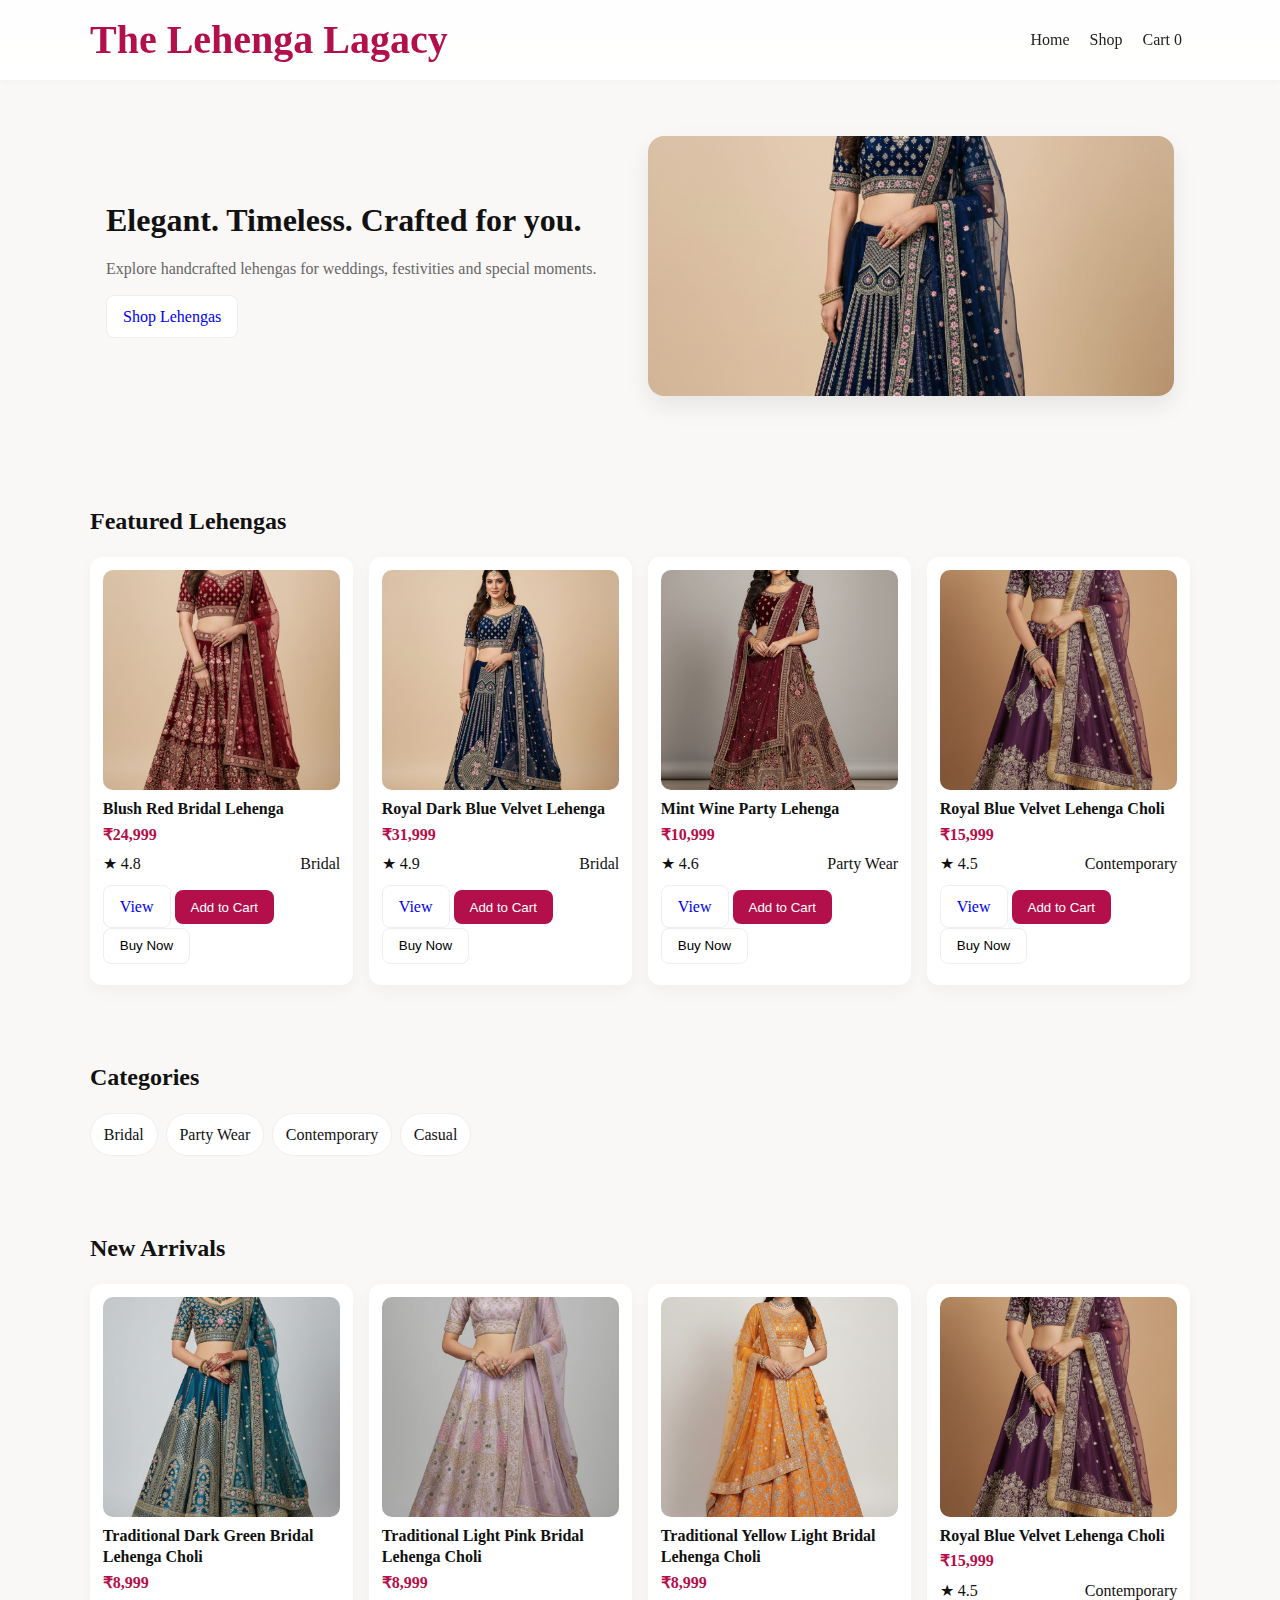
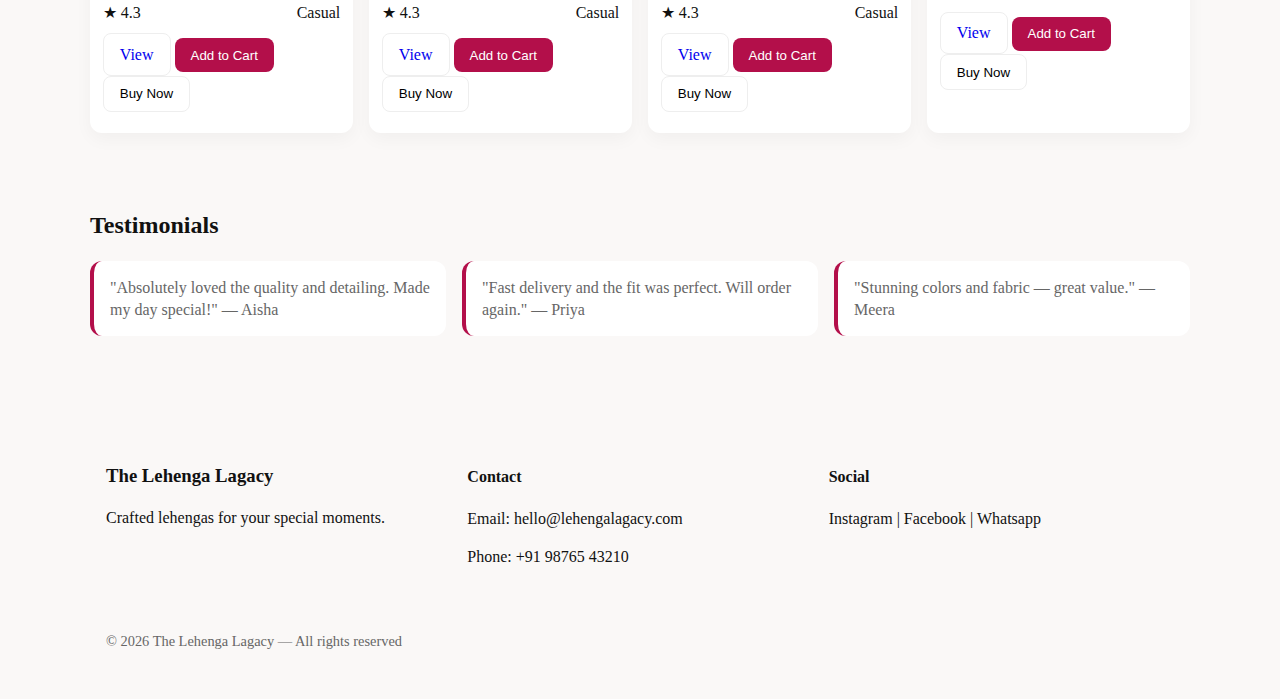
<file: index.html>
<!doctype html>
<html lang="en">
<head>
  <meta charset="utf-8" />
  <meta name="viewport" content="width=device-width, initial-scale=1" />
  <title>The Lehenga Lagacy — Home</title>
  <link href="https://fonts.googleapis.com/css2?family=Poppins:wght@300;400;600;700&display=swap" rel="stylesheet">
  <link rel="stylesheet" href="style.css" />
</head>
<body id="page-home">
  <header class="site-header">
    <div class="container header-inner">
      <a class="brand" href="index.html">The Lehenga Lagacy</a>
      <nav class="nav">
        <a href="index.html">Home</a>
        <a href="products.html">Shop</a>
        <a href="cart.html">Cart <span id="cart-count">0</span></a>
      </nav>
      <button class="hamburger" aria-label="toggle menu" onclick="toggleNav()">☰</button>
    </div>
    <div id="mobile-nav" class="mobile-nav hidden">
      <a href="index.html">Home</a>
      <a href="products.html">Shop</a>
      <a href="cart.html">Cart <span id="cart-count-mobile">0</span></a>
    </div>
  </header>

  <main>
    <!-- Hero -->
    <section class="hero">
      <div class="container hero-grid">
        <div class="hero-text">
          <h1>Elegant. Timeless. Crafted for you.</h1>
          <p>Explore handcrafted lehengas for weddings, festivities and special moments.</p>
          <a class="btn" href="products.html">Shop Lehengas</a>
        </div>
        <div class="hero-image">
          <img src="lehenga blue 45r.png" alt="Lehenga hero">
        </div>
      </div>
    </section>

    <!-- Featured Lehengas -->
    <section class="container section">
      <h2>Featured Lehengas</h2>
      <div id="featured-grid" class="product-grid"></div>
    </section>

    <!-- Categories -->
    <section class="container section categories">
      <h2>Categories</h2>
      <div class="category-list" id="categories-list"></div>
    </section>

    <!-- New Arrivals -->
    <section class="container section">
      <h2>New Arrivals</h2>
      <div id="new-arrivals" class="product-grid"></div>
    </section>

    <!-- Testimonials -->
    <section class="container section testimonials">
      <h2>Testimonials</h2>
      <div class="testimonials-grid">
        <blockquote>
          "Absolutely loved the quality and detailing. Made my day special!" — Aisha
        </blockquote>
        <blockquote>
          "Fast delivery and the fit was perfect. Will order again." — Priya
        </blockquote>
        <blockquote>
          "Stunning colors and fabric — great value." — Meera
        </blockquote>
      </div>
    </section>
  </main>

  <footer class="site-footer">
    <div class="container footer-grid">
      <div>
        <h3>The Lehenga Lagacy</h3>
        <p>Crafted lehengas for your special moments.</p>
      </div>
      <div>
        <h4>Contact</h4>
        <p>Email: hello@lehengalagacy.com</p>
        <p>Phone: +91 98765 43210</p>
      </div>
      <div>
        <h4>Social</h4>
        <p>Instagram | Facebook | Whatsapp</p>
      </div>
    </div>
    <div class="container copyright">
      © <span id="year"></span> The Lehenga Lagacy — All rights reserved
    </div>
  </footer>

  <script src="script.js"></script>
  <script>
    // page-specific initialization
    document.getElementById('year').textContent = new Date().getFullYear();
    initCartCount();
    // render small selections for home
    renderFeaturedProducts('featured-grid', 4);
    renderFeaturedProducts('new-arrivals', 4, true); // newest
    renderCategories('categories-list');
  </script>
</body>
</html>
</file>
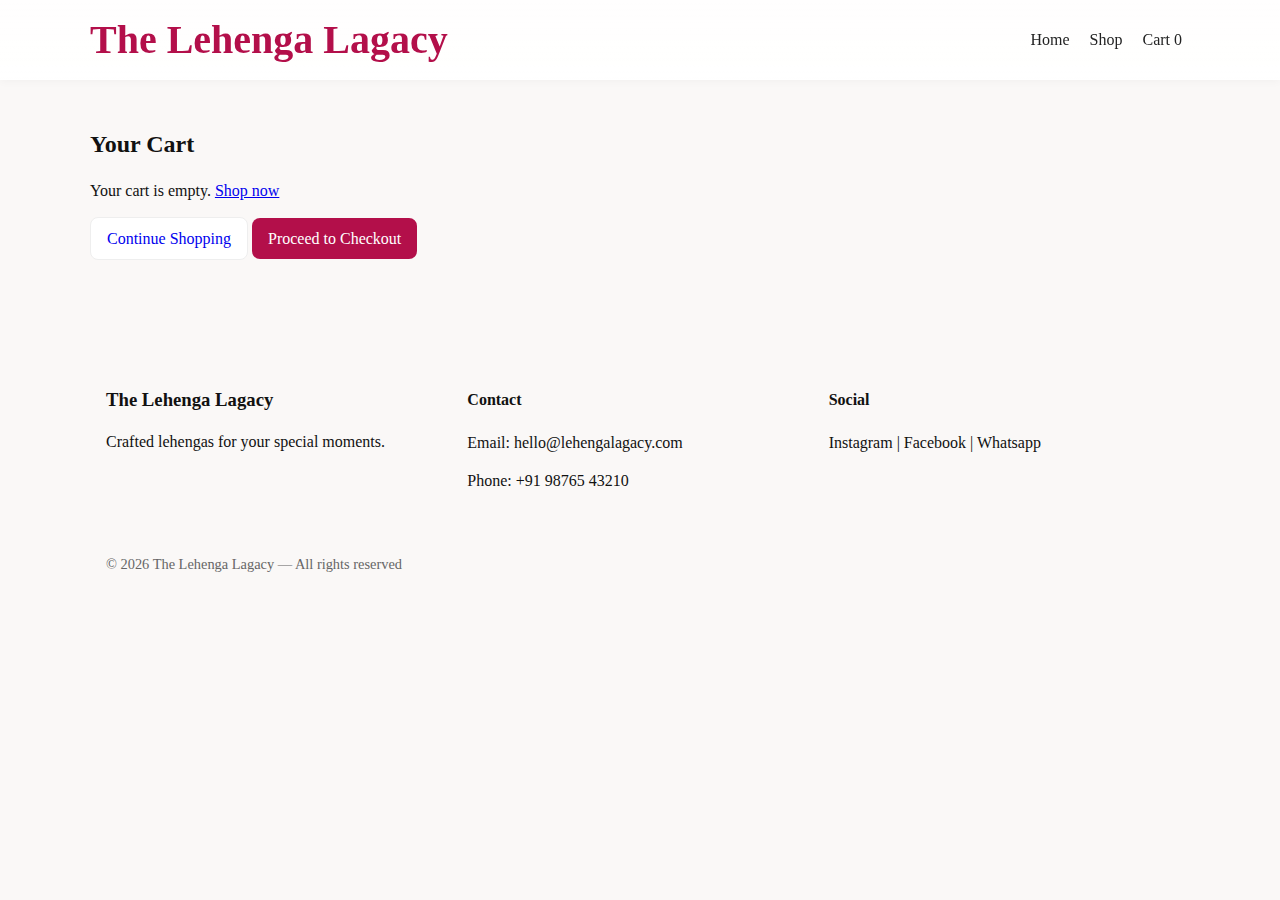
<file: cart.html>
<!doctype html>
<html lang="en">
<head>
  <meta charset="utf-8" />
  <meta name="viewport" content="width=device-width, initial-scale=1" />
  <title>The Lehenga Lagacy — Cart</title>
  <link href="https://fonts.googleapis.com/css2?family=Poppins:wght@300;400;600;700&display=swap" rel="stylesheet">
  <link rel="stylesheet" href="style.css" />
</head>
<body id="page-cart">
  <header class="site-header">
    <div class="container header-inner">
      <a class="brand" href="index.html">The Lehenga Lagacy</a>
      <nav class="nav">
        <a href="index.html">Home</a>
        <a href="products.html">Shop</a>
        <a href="cart.html">Cart <span id="cart-count">0</span></a>
      </nav>
      <button class="hamburger" aria-label="toggle menu" onclick="toggleNav()">☰</button>
    </div>
    <div id="mobile-nav" class="mobile-nav hidden">
      <a href="index.html">Home</a>
      <a href="products.html">Shop</a>
      <a href="cart.html">Cart <span id="cart-count-mobile">0</span></a>
    </div>
  </header>

  <main class="container section">
    <h2>Your Cart</h2>
    <div id="cart-wrap"></div>
    <div class="cart-actions">
      <a class="btn" href="products.html">Continue Shopping</a>
      <a id="checkout-btn" class="btn primary" href="checkout.html">Proceed to Checkout</a>
    </div>
  </main>

  <footer class="site-footer">
    <div class="container footer-grid">
      <div>
        <h3>The Lehenga Lagacy</h3>
        <p>Crafted lehengas for your special moments.</p>
      </div>
      <div>
        <h4>Contact</h4>
        <p>Email: hello@lehengalagacy.com</p>
        <p>Phone: +91 98765 43210</p>
      </div>
      <div>
        <h4>Social</h4>
        <p>Instagram | Facebook | Whatsapp</p>
      </div>
    </div>
    <div class="container copyright">
      © <span id="year"></span> The Lehenga Lagacy — All rights reserved
    </div>
  </footer>

  <script src="script.js"></script>
  <script>
    document.getElementById('year').textContent = new Date().getFullYear();
    initCartCount();
    renderCartPage();
  </script>
</body>
</html>
</file>
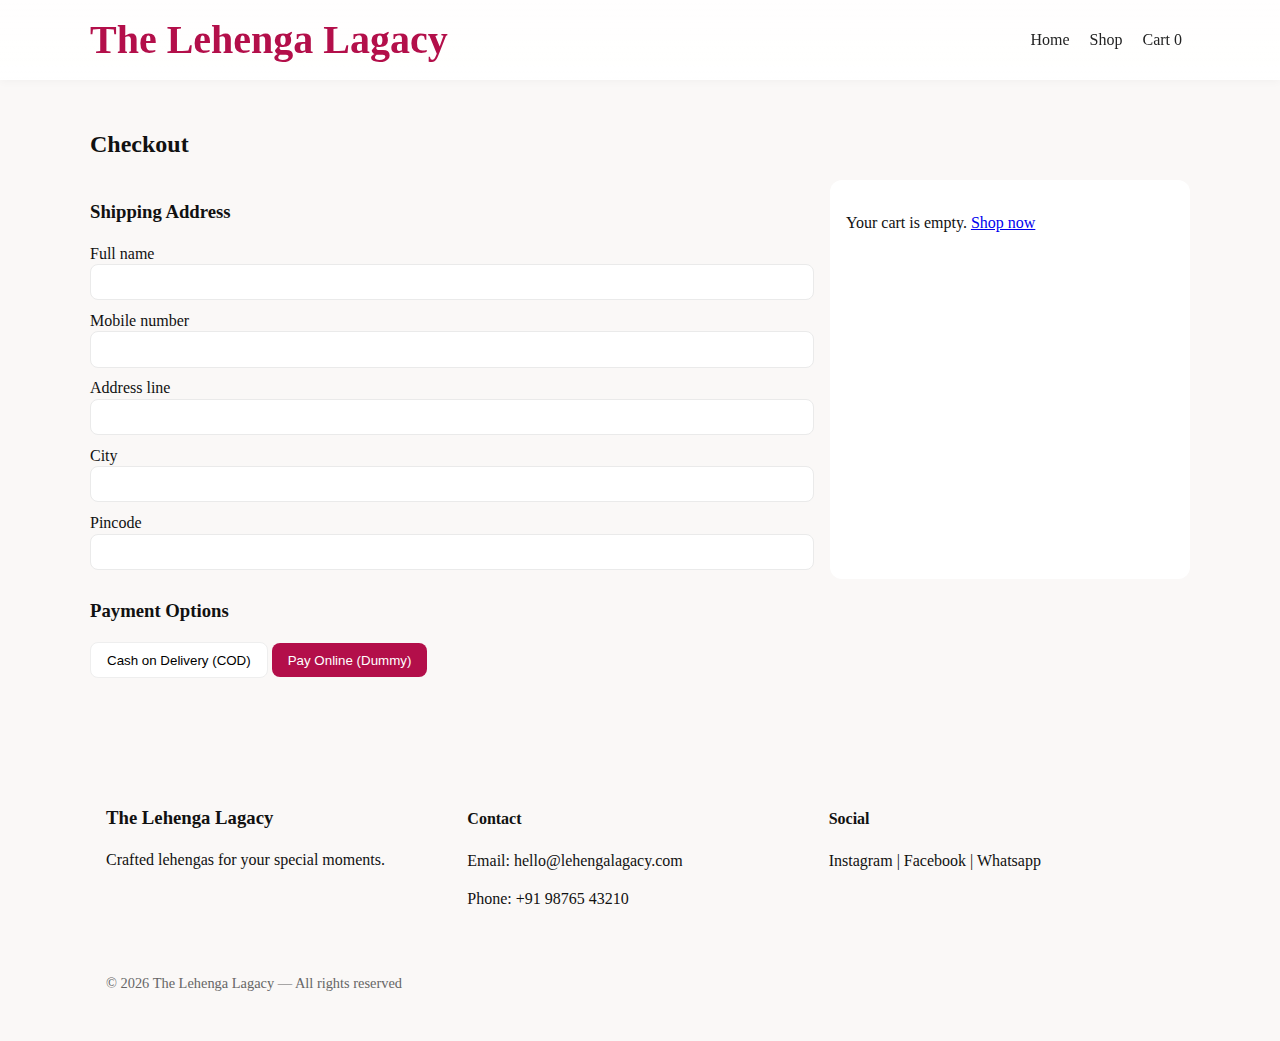
<file: checkout.html>
<!doctype html>
<html lang="en">
<head>
  <meta charset="utf-8" />
  <meta name="viewport" content="width=device-width, initial-scale=1" />
  <title>The Lehenga Lagacy — Checkout</title>
  <link href="https://fonts.googleapis.com/css2?family=Poppins:wght@300;400;600;700&display=swap" rel="stylesheet">
  <link rel="stylesheet" href="style.css" />
</head>
<body id="page-checkout">
  <header class="site-header">
    <div class="container header-inner">
      <a class="brand" href="index.html">The Lehenga Lagacy</a>
      <nav class="nav">
        <a href="index.html">Home</a>
        <a href="products.html">Shop</a>
        <a href="cart.html">Cart <span id="cart-count">0</span></a>
      </nav>
      <button class="hamburger" aria-label="toggle menu" onclick="toggleNav()">☰</button>
    </div>
    <div id="mobile-nav" class="mobile-nav hidden">
      <a href="index.html">Home</a>
      <a href="products.html">Shop</a>
      <a href="cart.html">Cart <span id="cart-count-mobile">0</span></a>
    </div>
  </header>

  <main class="container section checkout">
    <h2>Checkout</h2>
    <div class="checkout-grid">
      <form id="address-form" class="address-form">
        <h3>Shipping Address</h3>
        <label>
          Full name
          <input type="text" id="fullname" required>
        </label>
        <label>
          Mobile number
          <input type="tel" id="phone" required>
        </label>
        <label>
          Address line
          <input type="text" id="address" required>
        </label>
        <label>
          City
          <input type="text" id="city" required>
        </label>
        <label>
          Pincode
          <input type="text" id="pincode" required>
        </label>
      </form>

      <div class="order-summary" id="order-summary">
        <!-- order summary injected -->
      </div>
    </div>

    <div class="payment-section">
      <h3>Payment Options</h3>
      <div class="payment-buttons">
        <button class="btn" onclick="placeOrder('COD')">Cash on Delivery (COD)</button>
        <button class="btn primary" onclick="placeOrder('ONLINE')">Pay Online (Dummy)</button>
      </div>
    </div>
  </main>

  <footer class="site-footer">
    <div class="container footer-grid">
      <div>
        <h3>The Lehenga Lagacy</h3>
        <p>Crafted lehengas for your special moments.</p>
      </div>
      <div>
        <h4>Contact</h4>
        <p>Email: hello@lehengalagacy.com</p>
        <p>Phone: +91 98765 43210</p>
      </div>
      <div>
        <h4>Social</h4>
        <p>Instagram | Facebook | Whatsapp</p>
      </div>
    </div>
    <div class="container copyright">
      © <span id="year"></span> The Lehenga Lagacy — All rights reserved
    </div>
  </footer>

  <script src="script.js"></script>
  <script>
    document.getElementById('year').textContent = new Date().getFullYear();
    initCartCount();
    renderOrderSummary();
  </script>
</body>
</html>
</file>
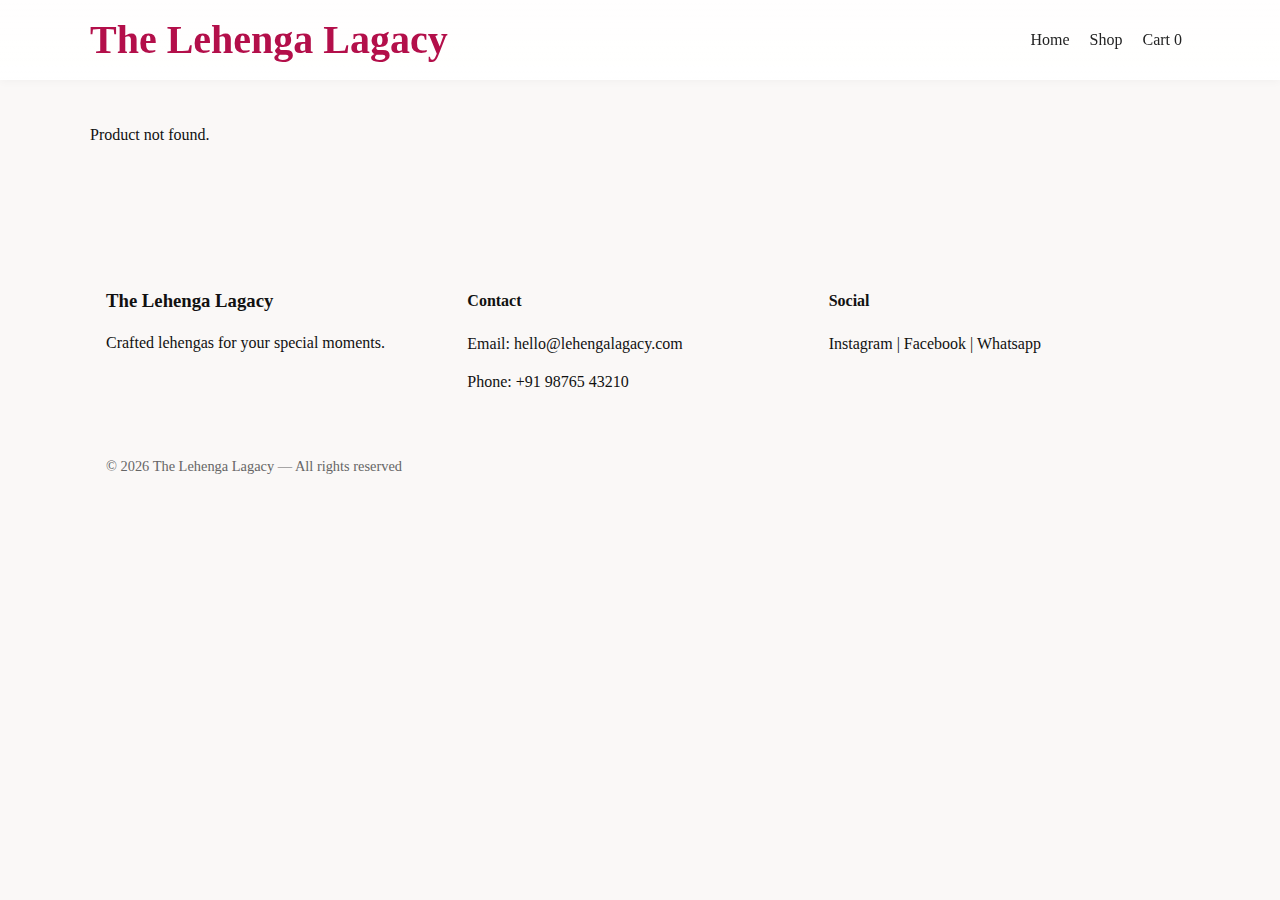
<file: product-details.html>
<!doctype html>
<html lang="en">
<head>
  <meta charset="utf-8" />
  <meta name="viewport" content="width=device-width, initial-scale=1" />
  <title>The Lehenga Lagacy — Product</title>
  <link href="https://fonts.googleapis.com/css2?family=Poppins:wght@300;400;600;700&display=swap" rel="stylesheet">
  <link rel="stylesheet" href="style.css" />
</head>
<body id="page-product">
  <header class="site-header">
    <div class="container header-inner">
      <a class="brand" href="index.html">The Lehenga Lagacy</a>
      <nav class="nav">
        <a href="index.html">Home</a>
        <a href="products.html">Shop</a>
        <a href="cart.html">Cart <span id="cart-count">0</span></a>
      </nav>
      <button class="hamburger" aria-label="toggle menu" onclick="toggleNav()">☰</button>
    </div>
    <div id="mobile-nav" class="mobile-nav hidden">
      <a href="index.html">Home</a>
      <a href="products.html">Shop</a>
      <a href="cart.html">Cart <span id="cart-count-mobile">0</span></a>
    </div>
  </header>

  <main class="container section product-details">
    <div id="product-detail-wrap" class="product-detail-grid">
      <!-- content injected by script.js -->
    </div>
  </main>

  <footer class="site-footer">
    <div class="container footer-grid">
      <div>
        <h3>The Lehenga Lagacy</h3>
        <p>Crafted lehengas for your special moments.</p>
      </div>
      <div>
        <h4>Contact</h4>
        <p>Email: hello@lehengalagacy.com</p>
        <p>Phone: +91 98765 43210</p>
      </div>
      <div>
        <h4>Social</h4>
        <p>Instagram | Facebook | Whatsapp</p>
      </div>
    </div>
    <div class="container copyright">
      © <span id="year"></span> The Lehenga Lagacy — All rights reserved
    </div>
  </footer>

  <script src="script.js"></script>
  <script>
    document.getElementById('year').textContent = new Date().getFullYear();
    initCartCount();
    renderProductDetailsFromQuery();
  </script>
</body>
</html>
</file>
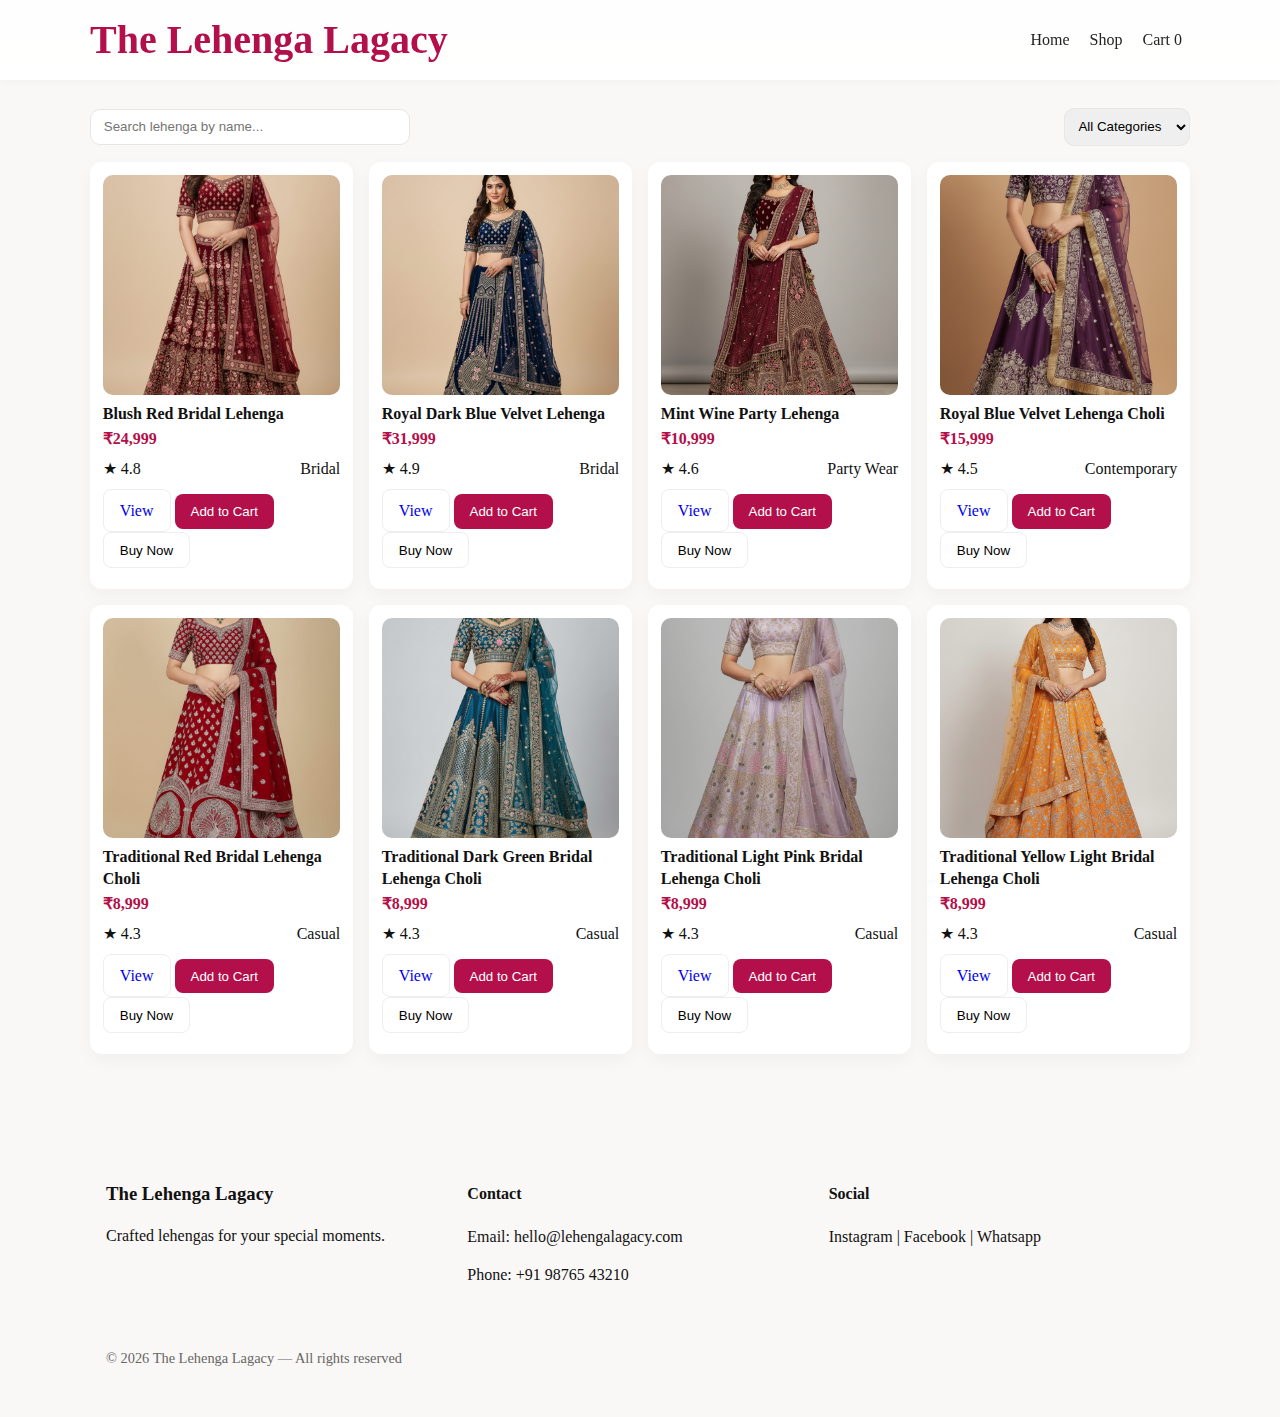
<file: products.html>
<!doctype html>
<html lang="en">
<head>
  <meta charset="utf-8" />
  <meta name="viewport" content="width=device-width, initial-scale=1" />
  <title>The Lehenga Lagacy — Shop</title>
  <link href="https://fonts.googleapis.com/css2?family=Poppins:wght@300;400;600;700&display=swap" rel="stylesheet">
  <link rel="stylesheet" href="style.css" />
</head>
<body id="page-products">
  <header class="site-header">
    <div class="container header-inner">
      <a class="brand" href="index.html">The Lehenga Lagacy</a>
      <nav class="nav">
        <a href="index.html">Home</a>
        <a href="products.html">Shop</a>
        <a href="cart.html">Cart <span id="cart-count">0</span></a>
      </nav>
      <button class="hamburger" aria-label="toggle menu" onclick="toggleNav()">☰</button>
    </div>
    <div id="mobile-nav" class="mobile-nav hidden">
      <a href="index.html">Home</a>
      <a href="products.html">Shop</a>
      <a href="cart.html">Cart <span id="cart-count-mobile">0</span></a>
    </div>
  </header>

  <main class="container section">
    <div class="products-top">
      <div class="search-wrap">
        <input id="search-input" type="search" placeholder="Search lehenga by name..." oninput="handleSearch()" />
      </div>
      <div class="filter-wrap">
        <select id="category-filter" onchange="handleFilter()">
          <option value="all">All Categories</option>
        </select>
      </div>
    </div>

    <section>
      <div id="products-grid" class="product-grid"></div>
    </section>
  </main>

  <footer class="site-footer">
    <div class="container footer-grid">
      <div>
        <h3>The Lehenga Lagacy</h3>
        <p>Crafted lehengas for your special moments.</p>
      </div>
      <div>
        <h4>Contact</h4>
        <p>Email: hello@lehengalagacy.com</p>
        <p>Phone: +91 98765 43210</p>
      </div>
      <div>
        <h4>Social</h4>
        <p>Instagram | Facebook | Whatsapp</p>
      </div>
    </div>
    <div class="container copyright">
      © <span id="year"></span> The Lehenga Lagacy — All rights reserved
    </div>
  </footer>

  <script src="script.js"></script>
  <script>
    document.getElementById('year').textContent = new Date().getFullYear();
    initCartCount();
    populateCategoryFilter();
    renderAllProducts();
  </script>
</body>
</html>
</file>
<file: style.css>
/* style.css - clean modern layout, responsive */
/* Fonts: Poppins */
:root{
  --accent: #b30f4a;
  --muted: #666;
  --bg: #faf8f7;
  --card: #ffffff;
  --radius: 12px;
  --container: 1100px;
  --transition: 250ms cubic-bezier(.2,.8,.2,1);
}

*{box-sizing:border-box}
html,body{height:100%}
body{
  margin:0;
  font-family: cursive;
  background:var(--bg);
  color:#111;
  -webkit-font-smoothing:antialiased;
  -moz-osx-font-smoothing:grayscale;
  line-height:1.35;
}

.container{max-width:var(--container);margin:0 auto;padding:1rem}

/* header */
.site-header{background:linear-gradient(0deg, rgba(255,255,255,0.9), rgba(255,255,255,0.85));position:sticky;top:0;z-index:50;backdrop-filter: blur(4px);box-shadow:0 2px 8px rgba(10,10,10,0.03)}
.header-inner{display:flex;align-items:center;gap:1rem;justify-content:space-between;padding:0.8rem 0}
.brand{font-weight:700;
color:var(--accent);
text-decoration:none;
font-size:40px}
.nav a{margin:0 0.5rem;color:#222;text-decoration:none}
.hamburger{display:none;background:none;border:none;font-size:1.25rem}

/* hero */
.hero{padding:2.5rem 0}
.hero-grid{display:grid;grid-template-columns:1fr 1fr;gap:1rem;align-items:center}
.hero-text h1{font-size:2rem;margin:0 0 0.5rem}
.hero-text p{color:var(--muted);margin-bottom:1rem}
.hero-image img{width:100%;border-radius:16px;box-shadow:0 10px 25px rgba(10,10,10,0.08);object-fit:cover;height:260px}

/* product grid & cards */
.section{padding:1.75rem 0}
.product-grid{display:grid;grid-template-columns:repeat(4,1fr);gap:1rem}
.product-card{background:var(--card);padding:0.8rem;border-radius:12px;box-shadow:0 6px 18px rgba(11,11,11,0.04);transition:transform var(--transition),box-shadow var(--transition);display:flex;flex-direction:column}
.product-card:hover{transform:translateY(-6px);box-shadow:0 18px 36px rgba(11,11,11,0.07)}
.product-card img{width:100%;height:220px;object-fit:cover;border-radius:10px}
.product-info{padding:0.5rem 0;flex:1;display:flex;flex-direction:column}
.product-title{font-weight:600;margin:0 0 0.25rem}
.product-price{color:var(--accent);font-weight:700;margin-bottom:0.5rem}
.product-meta{display:flex;justify-content:space-between;align-items:center}
.btn{display:inline-block;padding:0.6rem 1rem;border-radius:8px;text-decoration:none;background:#fff;border:1px solid #eee;cursor:pointer;transition:all var(--transition)}
.btn:hover{transform:translateY(-2px)}
.btn.primary{background:var(--accent);color:#fff;border:none}

/* layout small helpers */
.products-top{display:flex;justify-content:space-between;align-items:center;gap:1rem;margin-bottom:1rem}
.search-wrap input{padding:0.6rem 0.8rem;border-radius:10px;border:1px solid #e6e6e6;width:320px}
.filter-wrap select{padding:0.6rem;border-radius:10px;border:1px solid #e6e6e6}

/* categories */
.category-list{display:flex;gap:0.5rem;flex-wrap:wrap}
.category{background:#fff;padding:0.6rem 0.8rem;border-radius:999px;border:1px solid #eee;cursor:pointer}

/* testimonials */
.testimonials-grid{display:grid;grid-template-columns:repeat(3,1fr);gap:1rem}
.testimonials-grid blockquote{background:#fff;padding:1rem;border-radius:12px;border-left:4px solid var(--accent);margin:0;color:var(--muted)}

/* product details */
.product-detail-grid{display:grid;grid-template-columns:1fr 1fr;gap:1.25rem;align-items:start}
.product-gallery img{width:100%;border-radius:12px;object-fit:cover}
.option-row{display:flex;gap:0.5rem;margin:0.5rem 0}

/* cart / checkout */
.cart-item{display:flex;gap:1rem;background:#fff;padding:0.75rem;border-radius:10px;align-items:center;margin-bottom:1rem}
.cart-item img{width:110px;height:90px;object-fit:cover;border-radius:8px}
.qty-controls{display:flex;gap:0.25rem;align-items:center}
.address-form input{width:100%;padding:0.6rem;border-radius:8px;border:1px solid #eaeaea;margin-bottom:0.6rem}
.order-summary{background:#fff;padding:1rem;border-radius:12px}
.checkout-grid{display:grid;grid-template-columns:1fr 360px;gap:1rem}

/* footer */
.site-footer{margin-top:2rem;padding:2rem 0;background:transparent}
.footer-grid{display:grid;grid-template-columns:1fr 1fr 1fr;gap:1rem}
.copyright{margin-top:1rem;color:var(--muted);font-size:0.9rem}

/* responsive */
@media (max-width:1000px){
  .product-grid{grid-template-columns:repeat(3,1fr)}
  .hero-grid{grid-template-columns:1fr}
  .hero-image img{height:220px}
}
@media (max-width:760px){
  .nav{display:none}
  .hamburger{display:block}
  .product-grid{grid-template-columns:repeat(2,1fr)}
  .testimonials-grid{grid-template-columns:1fr}
  .product-detail-grid{grid-template-columns:1fr}
  .checkout-grid{grid-template-columns:1fr}
  .search-wrap input{width:100%}
  .container{padding:0.8rem}
  .mobile-nav a{display:block;padding:0.6rem 0;border-bottom:1px solid #f0f0f0}
}
@media (max-width:420px){
  .product-grid{grid-template-columns:1fr}
  .product-card img{height:200px}
}
.hidden{display:none}
</file>
